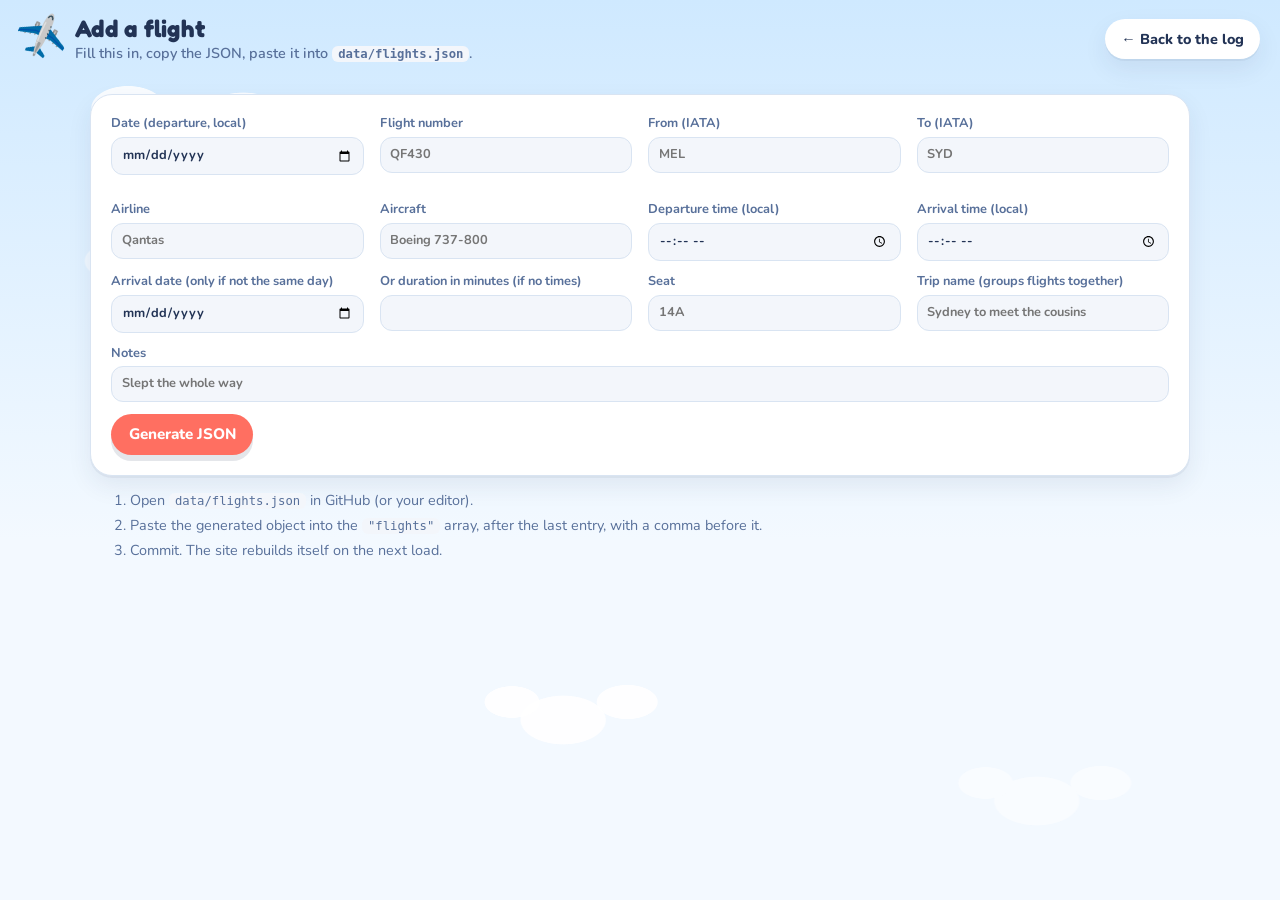
<file: add.html>
<!doctype html>
<html lang="en">
<head>
<meta charset="utf-8">
<meta name="viewport" content="width=device-width, initial-scale=1">
<title>Add a flight</title>
<link href="https://fonts.googleapis.com/css2?family=Fredoka:wght@500;600;700&family=Nunito:wght@600;700;800;900&display=swap" rel="stylesheet">
<link rel="stylesheet" href="css/style.css">
<style>
  form { font-weight: 700; display: grid; grid-template-columns: repeat(auto-fit, minmax(220px, 1fr)); gap: .75rem 1rem; background: var(--surface-1); border: 1px solid var(--border); border-radius: var(--radius); padding: 1.25rem; box-shadow: var(--shadow); margin-top: 1rem; }
  label { display: flex; flex-direction: column; gap: .25rem; font-size: .8rem; color: var(--text-secondary); }
  input, select { font: inherit; padding: .5rem .6rem; border: 1px solid var(--border); border-radius: 12px; background: var(--surface-2); color: var(--text-primary); }
  input:user-invalid { border-color: #d03b3b; }
  .full { grid-column: 1 / -1; }
  .ap { font-size: .75rem; color: var(--text-muted); min-height: 1em; }
  .actions { grid-column: 1 / -1; display: flex; gap: .5rem; align-items: center; flex-wrap: wrap; }
  pre { background: var(--surface-2); padding: 1rem; border-radius: var(--radius); overflow: auto; font-size: .85rem; }
  .steps { color: var(--text-secondary); font-size: .9rem; }
  .steps li { margin: .3rem 0; }
</style>
</head>
<body>
<header class="topbar">
  <div class="brand"><span class="brand-icon">✈️</span><div><h1>Add a flight</h1><p class="sub">Fill this in, copy the JSON, paste it into <code>data/flights.json</code>.</p></div></div>
  <nav class="tabs"><a href="index.html">← Back to the log</a></nav>
</header>
<main>
<form id="f">
  <label>Date (departure, local) <input name="date" type="date" required></label>
  <label>Flight number <input name="flight" placeholder="QF430" style="text-transform:uppercase"></label>
  <label>From (IATA) <input name="from" placeholder="MEL" maxlength="3" required pattern="[A-Za-z]{3}" style="text-transform:uppercase"><span class="ap" id="from-ap"></span></label>
  <label>To (IATA) <input name="to" placeholder="SYD" maxlength="3" required pattern="[A-Za-z]{3}" style="text-transform:uppercase"><span class="ap" id="to-ap"></span></label>
  <label>Airline <input name="airline" list="airlines" placeholder="Qantas"></label>
  <label>Aircraft <input name="aircraft" list="aircrafts" placeholder="Boeing 737-800"></label>
  <label>Departure time (local) <input name="dep_time" type="time"></label>
  <label>Arrival time (local) <input name="arr_time" type="time"></label>
  <label>Arrival date (only if not the same day) <input name="arr_date" type="date"></label>
  <label>Or duration in minutes (if no times) <input name="duration_min" type="number" min="1"></label>
  <label>Seat <input name="seat" placeholder="14A"></label>
  <label>Trip name (groups flights together) <input name="trip" list="trips" placeholder="Sydney to meet the cousins"></label>
  <label class="full">Notes <input name="notes" placeholder="Slept the whole way"></label>
  <div class="actions">
    <button type="submit" class="btn primary">Generate JSON</button>
    <button type="button" id="copy" class="btn" hidden>Copy to clipboard</button>
    <span id="dist" class="ap"></span>
  </div>
</form>
<datalist id="airlines"></datalist><datalist id="aircrafts"></datalist><datalist id="trips"></datalist>
<pre id="out" hidden></pre>
<ol class="steps">
  <li>Open <code>data/flights.json</code> in GitHub (or your editor).</li>
  <li>Paste the generated object into the <code>"flights"</code> array, after the last entry, with a comma before it.</li>
  <li>Commit. The site rebuilds itself on the next load.</li>
</ol>
</main>
<script type="module">
import { haversineKm } from './js/geo.js';
const airports = await fetch('data/airports.json').then(r => r.json());
const existing = await fetch('data/flights.json', { cache: 'no-store' }).then(r => r.json()).catch(() => ({ flights: [] }));
const fill = (id, vals) => document.getElementById(id).innerHTML = [...new Set(vals.filter(Boolean))].map(v => `<option value="${v.replace(/"/g, '&quot;')}">`).join('');
fill('airlines', existing.flights.map(f => f.airline));
fill('aircrafts', existing.flights.map(f => f.aircraft));
fill('trips', existing.flights.map(f => f.trip));
const form = document.getElementById('f'), out = document.getElementById('out'), copy = document.getElementById('copy');
const look = (name) => {
  const inp = form.elements[name], span = document.getElementById(`${name}-ap`);
  const ap = airports[inp.value.toUpperCase()];
  span.textContent = ap ? `${ap.n}, ${ap.c}, ${ap.k}` : (inp.value.length === 3 ? 'Unknown code' : '');
  inp.setCustomValidity(inp.value.length === 3 && !ap ? 'Unknown airport code' : '');
  const a = airports[form.elements.from.value.toUpperCase()], b = airports[form.elements.to.value.toUpperCase()];
  document.getElementById('dist').textContent = a && b ? `${Math.round(haversineKm(a, b)).toLocaleString()} km great-circle` : '';
};
form.elements.from.addEventListener('input', () => look('from'));
form.elements.to.addEventListener('input', () => look('to'));
form.addEventListener('submit', e => {
  e.preventDefault();
  const fd = new FormData(form), o = {};
  for (const [k, v] of fd.entries()) {
    if (!v) continue;
    o[k] = ['from', 'to', 'flight'].includes(k) ? v.toUpperCase() : k === 'duration_min' ? Number(v) : v;
  }
  out.textContent = JSON.stringify(o, null, 2) + ',';
  out.hidden = false; copy.hidden = false;
});
copy.onclick = async () => { await navigator.clipboard.writeText(out.textContent); copy.textContent = 'Copied!'; setTimeout(() => copy.textContent = 'Copy to clipboard', 1500); };
</script>
</body>
</html>
</file>
<file: css/style.css>
/* Vincent's Big Adventures — whimsical theme */
:root {
  color-scheme: light;
  --sky-top: #cfe9ff;
  --sky-bottom: #f3f9ff;
  --cloud: rgba(255,255,255,.85);
  --surface-1: #ffffff;
  --surface-2: #f3f6fb;
  --border: #d9e4f2;
  --text-primary: #223355;
  --text-secondary: #58709a;
  --text-muted: #8aa0c2;
  --ink: #223355;
  --sun: #ffd23f;
  --coral: #ff6f61;
  --mint: #7ed9b2;
  --sky: #5fb6ff;
  --lilac: #c9a7ff;
  --peach: #ffb98a;
  --p1: #e3f2ff; --p2: #fff5c7; --p3: #dcf7ea; --p4: #ffe4d6; --p5: #efe3ff; --p6: #ffe0ec;
  --series-1: #ff6f61;   /* arcs */
  --series-2: #ffb400;   /* active arc */
  --pin: #ff6f61;
  --road: #2f8f6b;       /* road trips: dotted lines and pins */
  --planned: #7a6fd6;    /* adventures still to come */
  --ocean: #bfe3ff;
  --land: #e9f7d9;
  --land-line: #b9d9a3;
  --paper: #fffdf3;
  --paper-line: #e6dcc0;
  --paper-rule: #cfe3f7;
  --paper-margin: #ffb3b3;
  --stamp: #e2554a;
  --stamp-2: #3b7ddd;
  --stamp-3: #2fa37a;
  --radius: 22px;
  --shadow: 0 2px 0 rgba(34,51,85,.06), 0 10px 24px rgba(34,51,85,.08);
  --shadow-pop: 0 6px 0 rgba(34,51,85,.12);
  font-family: "Nunito", -apple-system, BlinkMacSystemFont, "Segoe UI", Roboto, sans-serif;
}
@media (prefers-color-scheme: dark) {
  :root:where(:not([data-theme="light"])) {
    color-scheme: dark;
    --sky-top: #0f1a3a;
    --sky-bottom: #1b2a52;
    --cloud: rgba(255,255,255,.06);
    --surface-1: #22305a;
    --surface-2: #2b3a68;
    --border: #3a4a7c;
    --text-primary: #f2f5ff;
    --text-secondary: #c2cdeb;
    --text-muted: #8c9bc9;
    --ink: #f2f5ff;
    --p1: #27406b; --p2: #4a4120; --p3: #1f4a3d; --p4: #503726; --p5: #3b2f5e; --p6: #4d2a3c;
    --series-1: #ff8a7e;
    --series-2: #ffcc4d;
    --pin: #ff8a7e;
    --road: #7ed9b2;
    --planned: #c9a7ff;
    --ocean: #16244a;
    --land: #2b3f63;
    --land-line: #4b6390;
    --paper: #2a3254;
    --paper-line: #45507a;
    --paper-rule: #3c4a78;
    --paper-margin: #c96a6a;
    --stamp: #ff8a7e;
    --stamp-2: #7fb0ff;
    --stamp-3: #6fd6a8;
    --shadow: 0 2px 0 rgba(0,0,0,.25), 0 10px 24px rgba(0,0,0,.35);
    --shadow-pop: 0 6px 0 rgba(0,0,0,.35);
  }
}

* { box-sizing: border-box; }
html { margin: 0; min-height: 100%; background: linear-gradient(180deg, var(--sky-top) 0%, var(--sky-bottom) 60%, var(--sky-bottom) 100%); }
body { margin: 0; color: var(--text-primary); line-height: 1.4; min-height: 100vh; display: flex; flex-direction: column; position: relative; overflow-x: hidden; background: none; }
/* drifting clouds: one 100vw tile repeated, slid with a transform so scrolling never repaints it */
body::before, body::after {
  content: ""; position: fixed; top: 0; left: 0; height: 100vh; width: 200vw; pointer-events: none; z-index: 0;
  background-repeat: repeat-x; background-size: 100vw 100vh;
  background-image:
    radial-gradient(60px 36px at 10% 12%, var(--cloud) 60%, transparent 62%),
    radial-gradient(90px 50px at 14% 14%, var(--cloud) 60%, transparent 62%),
    radial-gradient(70px 40px at 19% 13%, var(--cloud) 60%, transparent 62%),
    radial-gradient(50px 30px at 72% 20%, var(--cloud) 60%, transparent 62%),
    radial-gradient(85px 46px at 76% 22%, var(--cloud) 60%, transparent 62%),
    radial-gradient(60px 34px at 81% 20%, var(--cloud) 60%, transparent 62%),
    radial-gradient(45px 26px at 40% 78%, var(--cloud) 60%, transparent 62%),
    radial-gradient(70px 40px at 44% 80%, var(--cloud) 60%, transparent 62%),
    radial-gradient(50px 28px at 49% 78%, var(--cloud) 60%, transparent 62%);
  animation: drift 120s linear infinite; will-change: transform;
}
body::after { animation-duration: 180s; opacity: .55; background-position: 37vw 9vh; }
@keyframes drift { from { transform: translateX(0); } to { transform: translateX(-100vw); } }
@media (prefers-reduced-motion: reduce) { body::before, body::after { animation: none; } }
/* stars at night */
@media (prefers-color-scheme: dark) {
  :root:where(:not([data-theme="light"])) body::after {
    background-image:
      radial-gradient(1.5px 1.5px at 8% 30%, #fff 60%, transparent 62%),
      radial-gradient(1.5px 1.5px at 22% 60%, #fff 60%, transparent 62%),
      radial-gradient(2px 2px at 35% 25%, #fff 60%, transparent 62%),
      radial-gradient(1.5px 1.5px at 55% 70%, #fff 60%, transparent 62%),
      radial-gradient(2px 2px at 68% 40%, #fff 60%, transparent 62%),
      radial-gradient(1.5px 1.5px at 85% 65%, #fff 60%, transparent 62%),
      radial-gradient(2px 2px at 92% 15%, #fff 60%, transparent 62%),
      radial-gradient(1.5px 1.5px at 47% 90%, #fff 60%, transparent 62%);
    background-position: 0 0; opacity: .8; animation: none; width: 100vw;
  }
}
main, header, footer { position: relative; z-index: 1; }

h1, h2, h3, .display { font-family: "Fredoka", "Nunito", sans-serif; }
/* Vertical rhythm: sections sit --gap-section apart, a heading sits --gap-head above its content,
   cards in a grid sit --gap-card apart, and blocks inside a card sit --gap-block apart. */
:root { --gap-section: 2.75rem; --gap-head: 1rem; --gap-card: 1rem; --gap-block: .8rem; --gap-tight: .2rem; }
h1, h2, h3, h4 { line-height: 1.2; }
h1 { font-size: 1.5rem; margin: 0; font-weight: 700; letter-spacing: .01em; }
h2 { font-size: 1.5rem; margin: var(--gap-section) 0 var(--gap-head); font-weight: 600; color: var(--ink); display: flex; align-items: center; gap: .5rem; }
h2 .em { line-height: 1; }
.tab { padding-top: 1.75rem; }
.tab > :first-child, .tab > [hidden]:first-child + * { margin-top: 0; }
h2 + .hint { margin: calc(var(--gap-head) * -.5) 0 var(--gap-head); }
h2 .em { font-size: 1.3em; }
.sub { margin: 0; color: var(--text-secondary); font-size: .9rem; font-weight: 600; }
a { color: var(--sky); }
code { font-family: ui-monospace, SFMono-Regular, Menlo, monospace; font-size: .85em; background: var(--surface-2); padding: 1px 6px; border-radius: 6px; }

/* header */
.topbar { display: flex; flex-wrap: wrap; gap: .75rem 1.5rem; align-items: center; justify-content: space-between; padding: .9rem 1.25rem; }
.brand { display: flex; gap: .7rem; align-items: center; }
.brand-icon { font-size: 2.2rem; display: inline-block; transform: rotate(-20deg); }
@keyframes bob { 0%, 100% { transform: rotate(-20deg) translateY(0); } 50% { transform: rotate(-20deg) translateY(-5px); } }
.tabs { display: flex; gap: .4rem; flex-wrap: wrap; }
.tabs a { text-decoration: none; color: var(--text-primary); background: var(--surface-1); padding: .5rem .9rem; border-radius: 999px; font-size: .9rem; font-weight: 800; box-shadow: var(--shadow); border: 2px solid transparent; transition: transform .12s; }
.tabs a:hover { transform: translateY(-2px) rotate(-1deg); }
.tabs .ti { margin-right: .3rem; }
.tabs a.active { background: var(--sun); color: #3b2f00; border-color: #e6b800; }

main { flex: 1; width: min(1100px, 100% - 2rem); margin: 0 auto; padding-bottom: 3.5rem; }
footer { display: flex; justify-content: space-between; flex-wrap: wrap; gap: .5rem; padding: 1rem 1.25rem; color: var(--text-secondary); font-size: .8rem; font-weight: 600; }

/* hero */
.hero { display: grid; grid-template-columns: auto 1fr; gap: .6rem 1.5rem; align-items: center; padding: 1.25rem 0 0; }
.hero .plane { font-size: 4.5rem; line-height: 1; transform: rotate(-15deg); filter: drop-shadow(0 6px 0 rgba(34,51,85,.1)); animation: bob 3s ease-in-out infinite; }
.hero .headline { font-family: "Fredoka", sans-serif; font-size: clamp(1.6rem, 4vw, 2.6rem); font-weight: 700; line-height: 1.15; }
.hero .headline b { color: var(--coral); font-size: 1.25em; }
.hero .chips { display: flex; flex-wrap: wrap; gap: .5rem; margin-top: .6rem; }
.chip { background: var(--surface-1); border-radius: 999px; padding: .3rem .75rem; font-weight: 800; font-size: .85rem; box-shadow: var(--shadow); }
.chip.c1 { background: var(--p1); } .chip.c2 { background: var(--p2); } .chip.c3 { background: var(--p3); } .chip.c4 { background: var(--p4); } .chip.c5 { background: var(--p5); } .chip.c6 { background: var(--p6); }
.hero .age { grid-column: 2; color: var(--text-secondary); font-weight: 700; }

/* stat tiles */
.tiles { display: grid; grid-template-columns: repeat(auto-fill, minmax(190px, 1fr)); gap: var(--gap-card); }
.tiles.compact { grid-template-columns: repeat(auto-fill, minmax(230px, 1fr)); }
.tile { border-radius: var(--radius); padding: 1rem 1.1rem; box-shadow: var(--shadow); border: 3px solid var(--surface-1); transition: transform .15s; }
.tile:hover { transform: translateY(-3px) rotate(-.6deg); }
.tiles .tile:nth-child(6n+1) { background: var(--p1); } .tiles .tile:nth-child(6n+2) { background: var(--p2); } .tiles .tile:nth-child(6n+3) { background: var(--p3); }
.tiles .tile:nth-child(6n+4) { background: var(--p4); } .tiles .tile:nth-child(6n+5) { background: var(--p5); } .tiles .tile:nth-child(6n+6) { background: var(--p6); }
.tile .label { font-size: .85rem; font-weight: 800; color: var(--text-secondary); display: flex; gap: .35rem; align-items: center; line-height: 1.25; min-height: 1.5rem; }
.tile .label .em { font-size: 1.2rem; }
.tile .value { font-family: "Fredoka", sans-serif; font-size: 2.1rem; font-weight: 700; margin-top: .3rem; line-height: 1.1; }
.tile .value small { font-family: "Nunito", sans-serif; font-size: .9rem; font-weight: 800; color: var(--text-secondary); margin-left: .3rem; }
.tile .note { font-size: .8rem; color: var(--text-secondary); margin-top: .3rem; font-weight: 600; line-height: 1.35; }
.tiles.compact .value { font-size: 1.6rem; }

/* firsts */
.firsts { display: grid; grid-template-columns: repeat(auto-fill, minmax(260px, 1fr)); gap: var(--gap-card); }
.first { background: var(--surface-1); border-radius: var(--radius); padding: 1rem 1.1rem; display: grid; grid-template-columns: auto 1fr; gap: .3rem .8rem; align-items: start; align-content: start; box-shadow: var(--shadow); border-left: 8px solid var(--mint); }
.firsts .first:nth-child(5n+2) { border-left-color: var(--sun); } .firsts .first:nth-child(5n+3) { border-left-color: var(--coral); }
.firsts .first:nth-child(5n+4) { border-left-color: var(--sky); } .firsts .first:nth-child(5n+5) { border-left-color: var(--lilac); }
.first .icon { font-size: 1.8rem; grid-row: span 3; line-height: 1; }
.first .what { font-size: .8rem; color: var(--text-secondary); font-weight: 800; text-transform: uppercase; letter-spacing: .05em; line-height: 1.3; }
.first .detail { font-weight: 800; font-size: 1.02rem; line-height: 1.3; }
.first .when { font-size: .8rem; color: var(--text-muted); font-weight: 600; }
.first.pending { opacity: .6; border-left-style: dashed; }
.first ul { margin: 0; padding-left: 1rem; font-size: .9rem; }
.first li + li { margin-top: var(--gap-tight); }

.two-col { display: grid; grid-template-columns: repeat(auto-fit, minmax(240px, 1fr)); gap: 0 2rem; align-items: start; }
.ranked { padding-left: 0; margin: 0; list-style: none; counter-reset: r; }
.ranked li { padding: .5rem .2rem; border-bottom: 2px dashed var(--border); display: flex; justify-content: space-between; gap: 1rem; font-weight: 700; counter-increment: r; }
.ranked li::before { content: counter(r) " "; color: var(--text-muted); margin-right: .4rem; }
.ranked li span:first-child { flex: 1; }
.ranked li span:last-child { color: var(--text-secondary); font-variant-numeric: tabular-nums; }
table.mini { border-collapse: collapse; width: 100%; font-size: .9rem; font-weight: 700; }
table.mini td, table.mini th { padding: .5rem .4rem; border-bottom: 2px dashed var(--border); text-align: right; font-variant-numeric: tabular-nums; }
table.mini th { color: var(--text-secondary); font-weight: 800; }
table.mini td:first-child, table.mini th:first-child { text-align: left; }

/* map */
.map-toolbar { display: flex; align-items: center; gap: .75rem; margin: 0 0 var(--gap-head); flex-wrap: wrap; }
#map-canvas { height: min(70vh, 640px); border-radius: var(--radius); border: 4px solid var(--surface-1); box-shadow: var(--shadow); background: var(--ocean); }
.hint { color: var(--text-secondary); font-size: .85rem; font-weight: 600; margin: var(--gap-block) 0 0; }
.replay-status { color: var(--text-primary); font-variant-numeric: tabular-nums; font-size: .95rem; font-weight: 800; background: var(--surface-1); padding: .35rem .8rem; border-radius: 999px; box-shadow: var(--shadow); }
.replay-status:empty { display: none; }
.btn { font: inherit; font-weight: 800; font-size: .95rem; padding: .6rem 1.1rem; border-radius: 999px; border: 0; background: var(--surface-1); color: var(--text-primary); cursor: pointer; box-shadow: var(--shadow-pop); transition: transform .1s; }
.btn:hover { transform: translateY(-2px); }
.btn:active { transform: translateY(2px); box-shadow: none; }
.btn.primary { background: var(--coral); color: #fff; }
.leaflet-container { font: inherit; }
.leaflet-bar a { color: var(--text-primary) !important; background: var(--surface-1) !important; border-bottom-color: var(--border) !important; font-weight: 800; }
.leaflet-tooltip.ap-tip { background: var(--surface-1); color: var(--text-primary); border: 3px solid var(--sun); border-radius: 14px; box-shadow: var(--shadow); padding: .5rem .8rem; font-size: .82rem; line-height: 1.4; font-weight: 600; }
.leaflet-tooltip.ap-tip b { display: block; font-size: .95rem; font-weight: 800; }
.leaflet-tooltip.ap-tip .dim { color: var(--text-secondary); }
.leaflet-tooltip-top.ap-tip::before { border-top-color: var(--sun); }
.leaflet-control-attribution { font-size: .65rem !important; background: rgba(255,255,255,.6) !important; }

/* logbook: lined notebook paper */
.logbook-wrap { overflow-x: auto; background: var(--paper); border-radius: var(--radius); box-shadow: var(--shadow); border: 4px solid var(--surface-1); padding: .25rem 0;
  background-image: repeating-linear-gradient(transparent 0 39px, var(--paper-rule) 39px 41px), linear-gradient(90deg, transparent 0 46px, var(--paper-margin) 46px 48px, transparent 48px);
  background-size: 100% 41px, 100% 100%; }
table.logbook { border-collapse: collapse; width: 100%; min-width: 820px; font-size: .9rem; font-weight: 700; }
table.logbook th { text-align: left; font-family: "Fredoka", sans-serif; font-weight: 600; font-size: .85rem; color: var(--text-secondary); padding: 0 .7rem; height: 41px; }
table.logbook td { padding: 0 .7rem; height: 41px; vertical-align: middle; line-height: 1.2; }
table.logbook td.num { font-variant-numeric: tabular-nums; text-align: right; }
table.logbook th.num { text-align: right; }
table.logbook td.route b { font-weight: 900; }
table.logbook td.route .dim { color: var(--text-secondary); font-size: .78rem; display: block; font-weight: 600; line-height: 1; }
table.logbook tr.total td { font-weight: 900; color: var(--coral); }
table.logbook .seq { color: var(--text-muted); text-align: center; width: 56px; font-family: "Fredoka", sans-serif; }
table.logbook .est { color: var(--text-muted); }
table.logbook .tag { display: inline-block; font-size: .65rem; padding: 0 .4rem; border-radius: 999px; background: var(--sun); color: #3b2f00; margin-left: .3rem; vertical-align: middle; font-weight: 800; }
table.logbook .small { color: var(--text-secondary); font-size: .78rem; display: block; line-height: 1; font-weight: 600; }

/* passport stamps */
.stamps { display: grid; grid-template-columns: repeat(auto-fill, minmax(230px, 1fr)); gap: 1.5rem; background: var(--paper); border: 4px solid var(--surface-1); border-radius: var(--radius); padding: 1.5rem; box-shadow: var(--shadow); }
.stamp { aspect-ratio: 1.3; border: 4px double var(--stamp); border-radius: 14px; padding: .7rem .9rem; color: var(--stamp); display: flex; flex-direction: column; justify-content: space-between; transform: rotate(var(--rot, -3deg)); mix-blend-mode: multiply; opacity: .92; position: relative; }
@media (prefers-color-scheme: dark) { :root:where(:not([data-theme="light"])) .stamp { mix-blend-mode: screen; } }
.stamps .stamp:nth-child(3n+2) { border-color: var(--stamp-2); color: var(--stamp-2); border-radius: 50%; aspect-ratio: 1; align-items: center; text-align: center; justify-content: center; gap: .15rem; }
.stamps .stamp:nth-child(3n+3) { border-color: var(--stamp-3); color: var(--stamp-3); border-style: dashed; border-width: 3px; }
.stamp .country { font-family: "Fredoka", sans-serif; font-weight: 700; text-transform: uppercase; letter-spacing: .1em; font-size: 1.05rem; line-height: 1.1; }
.stamp .entered { font-size: .65rem; text-transform: uppercase; letter-spacing: .15em; font-weight: 800; }
.stamp .date { font-family: ui-monospace, Menlo, monospace; font-weight: 700; font-size: 1rem; }
.stamp .cities { font-size: .74rem; opacity: .9; font-weight: 700; }
.stamp .visits { position: absolute; top: .4rem; right: .6rem; font-size: .72rem; font-weight: 900; }
.stamps .stamp:nth-child(3n+2) .visits { position: static; }

/* trips = adventures */
.trips { display: grid; gap: calc(var(--gap-card) * 1.25); }
.trip { background: var(--surface-1); border-radius: var(--radius); box-shadow: var(--shadow); padding: 1.25rem 1.4rem 1.4rem; display: grid; grid-template-columns: auto 1fr auto; gap: 0 1.1rem; align-items: start; border-top: 8px solid var(--sky); }
.trips .trip:nth-child(4n+2) { border-top-color: var(--coral); } .trips .trip:nth-child(4n+3) { border-top-color: var(--mint); } .trips .trip:nth-child(4n+4) { border-top-color: var(--sun); }
.trip .em { font-size: 2.2rem; grid-row: span 3; line-height: 1; }
.trip h3 { margin: 0; font-size: 1.3rem; font-weight: 600; }
.trip .dates { color: var(--text-secondary); font-size: .9rem; font-weight: 700; margin-top: var(--gap-tight); }
.trip .age { color: var(--text-muted); font-size: .85rem; font-weight: 700; margin-top: var(--gap-tight); }
.trip .summary { grid-column: 3; grid-row: 1 / span 3; text-align: right; font-size: .85rem; color: var(--text-secondary); white-space: nowrap; font-weight: 700; }
.trip .summary b { display: block; font-family: "Fredoka", sans-serif; font-size: 1.5rem; color: var(--coral); line-height: 1.2; }
.trip .notes { grid-column: 1 / -1; margin: var(--gap-block) 0 0; font-weight: 600; }
.trip .legs { grid-column: 1 / -1; display: flex; flex-wrap: wrap; gap: .4rem; margin-top: var(--gap-block); }
.trip .leg { font-size: .82rem; line-height: 1.3; padding: .3rem .7rem; border-radius: 999px; background: var(--p1); color: var(--text-secondary); font-weight: 700; }
.trip .leg b { color: var(--text-primary); font-weight: 900; }
.trip .leg.road { background: var(--p3); }
.trip .photos { grid-column: 1 / -1; display: flex; gap: .6rem; flex-wrap: wrap; align-items: center; margin-top: var(--gap-block); }
.trip .photo { padding: 0; border: 0; background: none; cursor: pointer; border-radius: 14px; transition: transform .15s; transform: rotate(var(--tilt, -2deg)); }
.trip .photo:nth-child(2n) { --tilt: 2deg; } .trip .photo:nth-child(3n) { --tilt: -1deg; }
.trip .photo:hover { transform: rotate(0) scale(1.06); z-index: 1; }
.trip .photo img { display: block; height: 130px; width: 130px; border-radius: 14px; object-fit: cover; border: 5px solid #fff; box-shadow: var(--shadow); background: var(--surface-2); }
.trip .photo-count { font-size: .8rem; color: var(--text-muted); font-weight: 800; margin-left: .3rem; }
.photo-group { grid-column: 1 / -1; min-width: 0; margin-top: var(--gap-block); }
.photo-label { margin: 0; font-size: .75rem; font-weight: 800; color: var(--text-muted); text-transform: uppercase; letter-spacing: .08em; }
.trip .photo-group .photos { margin-top: .4rem; }
.stop .photo-group { margin-top: .65rem; }

/* lightbox */
.lightbox { position: fixed; inset: 0; z-index: 2000; background: rgba(15, 26, 58, .88); display: flex; align-items: center; justify-content: center; padding: 1rem; }
.lightbox[hidden] { display: none; }
.lightbox figure { margin: 0; width: 100%; max-width: 1100px; max-height: 100%; display: flex; flex-direction: column; align-items: center; gap: .6rem; min-width: 0; }
.lightbox img { max-width: 100%; box-sizing: border-box; max-height: calc(100vh - 7rem); border-radius: 18px; border: 6px solid #fff; box-shadow: 0 20px 60px rgba(0,0,0,.5); background: #fff; }
.lightbox figcaption { color: #fff; font-weight: 700; text-align: center; font-size: .95rem; }
.lightbox figcaption .dim { color: rgba(255,255,255,.65); }
.lightbox button { position: absolute; font: inherit; font-size: 1.6rem; font-weight: 800; width: 48px; height: 48px; border-radius: 50%; border: 0; background: #fff; color: var(--ink, #223355); cursor: pointer; box-shadow: var(--shadow-pop); display: grid; place-items: center; }
.lightbox .lb-close { top: 1rem; right: 1rem; font-size: 1.1rem; }
.lightbox .lb-prev { left: 1rem; top: 50%; transform: translateY(-50%); }
.lightbox .lb-next { right: 1rem; top: 50%; transform: translateY(-50%); }
.lightbox button[hidden] { display: none; }

/* stops inside a trip */
.trip .stops { grid-column: 1 / -1; display: grid; grid-template-columns: minmax(0, 1fr); min-width: 0; gap: .75rem; margin-top: calc(var(--gap-block) * 1.25); }
.stop { min-width: 0; background: var(--surface-2); border-radius: 18px; padding: 1rem 1.1rem; border-left: 6px solid var(--mint); }
.stops .stop:nth-child(4n+2) { border-left-color: var(--sun); } .stops .stop:nth-child(4n+3) { border-left-color: var(--coral); } .stops .stop:nth-child(4n+4) { border-left-color: var(--lilac); }
.stop-head { display: flex; align-items: center; gap: .6rem; }
.stop-em { font-size: 1.6rem; line-height: 1; }
.stop h4 { margin: 0; font-family: "Fredoka", sans-serif; font-weight: 600; font-size: 1.1rem; }
.stop-dates { font-size: .82rem; color: var(--text-secondary); font-weight: 700; margin-top: var(--gap-tight); }
.stop .notes { margin: .65rem 0 0; font-weight: 600; font-size: .92rem; }
.stop .photos, .stop .crew { margin-top: .65rem; }
.stop .photo img { height: 110px; width: 110px; }

/* travel crew */
.crew { grid-column: 1 / -1; display: flex; flex-wrap: wrap; align-items: center; gap: .45rem; margin-top: var(--gap-block); }
.crew-label { font-size: .75rem; font-weight: 800; color: var(--text-muted); text-transform: uppercase; letter-spacing: .08em; margin-right: .2rem; }
.person { display: inline-flex; align-items: center; gap: .4rem; background: var(--surface-1); border-radius: 999px; padding: .2rem .7rem .2rem .25rem; font-size: .82rem; font-weight: 800; box-shadow: var(--shadow); }
.stop .person { background: var(--surface-1); }
.person i, .avatar { display: inline-grid; place-items: center; width: 26px; height: 26px; border-radius: 50%; font-style: normal; font-size: .7rem; font-weight: 900; color: #223355; border: 2px solid #fff; }
.person.buddy { background: linear-gradient(90deg, #fff4c2, #ffe1f0); border: 2px solid var(--sun); }
.person.buddy em { font-style: normal; font-size: .65rem; font-weight: 900; color: #b07d00; text-transform: uppercase; letter-spacing: .06em; margin-left: .1rem; }
.crew-grid { display: grid; grid-template-columns: repeat(auto-fill, minmax(170px, 1fr)); gap: var(--gap-card); }
.crew-card { background: var(--surface-1); border-radius: var(--radius); padding: 1.1rem .9rem; text-align: center; box-shadow: var(--shadow); border: 3px solid var(--surface-1); }
.crew-card .avatar { width: 54px; height: 54px; font-size: 1.2rem; border-width: 4px; margin: 0 auto; }
.crew-card .crew-name { font-family: "Fredoka", sans-serif; font-weight: 600; font-size: 1.15rem; line-height: 1.2; margin-top: .6rem; }
.crew-card .crew-count { font-weight: 800; font-size: .85rem; line-height: 1.3; color: var(--text-secondary); margin-top: .3rem; }
.crew-card .crew-first { font-size: .75rem; color: var(--text-muted); font-weight: 700; margin-top: var(--gap-tight); }
.crew-card .crew-note { font-size: .78rem; line-height: 1.35; color: var(--text-secondary); font-weight: 700; margin-top: .6rem; }
.crew-card .crew-buddy { display: inline-block; font-size: .65rem; font-weight: 900; color: #b07d00; background: #fff4c2; border-radius: 999px; padding: .1rem .5rem; text-transform: uppercase; letter-spacing: .06em; margin-top: .3rem; }
.crew-card.buddy { border-color: var(--sun); background: linear-gradient(180deg, #fffbe8, var(--surface-1)); animation: shimmer 2.4s ease-in-out infinite; }
@keyframes shimmer { 0%, 100% { box-shadow: var(--shadow); } 50% { box-shadow: 0 0 0 6px rgba(255, 210, 63, .35), var(--shadow); } }
/* buddies tab */
a.crew-card, a.person { text-decoration: none; color: inherit; cursor: pointer; }
a.crew-card { display: block; transition: transform .15s; }
a.crew-card:hover { transform: translateY(-3px) rotate(-.6deg); }
a.person:hover { transform: translateY(-1px); }
.crew-card .crew-role { font-size: .72rem; font-weight: 800; color: var(--text-muted); text-transform: uppercase; letter-spacing: .06em; margin-top: .25rem; }
.crew-card .crew-next { font-size: .72rem; font-weight: 800; color: var(--planned); line-height: 1.3; margin-top: .5rem; }
h3.buddy-group { font-size: 1.15rem; font-weight: 600; margin: calc(var(--gap-section) * .6) 0 var(--gap-head); display: flex; align-items: center; gap: .45rem; }
h3.buddy-group .em { font-size: 1.25em; line-height: 1; }
#buddy-groups > h3.buddy-group:first-child { margin-top: 0; }
h3.buddy-group + .hint { margin: calc(var(--gap-head) * -.5) 0 var(--gap-head); }
#buddy-next { display: grid; gap: .75rem; }
#buddy-next .stop { background: var(--surface-1); box-shadow: var(--shadow); }
#buddy-next .stop .person { background: var(--surface-2); box-shadow: none; }
/* one buddy's page, shown over the top of the tab */
.sheet { position: fixed; inset: 0; z-index: 1900; background: rgba(15, 26, 58, .6); overflow-y: auto; overscroll-behavior: contain; -webkit-overflow-scrolling: touch; padding: 2rem 1rem; }
.sheet[hidden] { display: none; }
.sheet-card { position: relative; max-width: 900px; margin: 0 auto; background: var(--sky-bottom); border-radius: 28px; padding: 1.6rem; box-shadow: 0 20px 60px rgba(0,0,0,.35); }
.sheet-close { position: absolute; top: 1rem; right: 1rem; width: 44px; height: 44px; border-radius: 50%; border: 0; background: var(--surface-1); color: var(--ink); font: inherit; font-size: 1.05rem; font-weight: 800; cursor: pointer; box-shadow: var(--shadow-pop); display: grid; place-items: center; z-index: 1; }
.buddy-head { display: flex; align-items: center; gap: 1rem; padding-right: 3.2rem; margin-bottom: var(--gap-head); }
.buddy-head .avatar { width: 72px; height: 72px; font-size: 1.6rem; border-width: 5px; flex: 0 0 auto; box-shadow: var(--shadow); }
.buddy-head h2 { margin: 0; font-size: 1.7rem; }
.buddy-sub { font-size: .9rem; font-weight: 700; color: var(--text-secondary); margin-top: var(--gap-tight); line-height: 1.35; }
.buddy-note { font-size: .88rem; font-weight: 700; color: var(--text-secondary); margin-top: .35rem; line-height: 1.35; }
.sheet .trips { margin-top: var(--gap-card); }
.sheet .trip .summary b { font-size: 1.3rem; }
@media (prefers-reduced-motion: reduce) { .crew-card.buddy { animation: none; } }
@media (prefers-color-scheme: dark) {
  :root:where(:not([data-theme="light"])) .person.buddy { background: linear-gradient(90deg, #4a4120, #4d2a3c); color: var(--text-primary); }
  :root:where(:not([data-theme="light"])) .crew-card.buddy { background: linear-gradient(180deg, #3a3520, var(--surface-1)); }
  :root:where(:not([data-theme="light"])) .person.buddy em, :root:where(:not([data-theme="light"])) .crew-card .crew-buddy { color: #ffd23f; }
  :root:where(:not([data-theme="light"])) .crew-card .crew-buddy { background: #4a4120; }
}

/* badges = stickers */
.badges { display: grid; grid-template-columns: repeat(auto-fill, minmax(170px, 1fr)); gap: 1.25rem; }
.badge { background: var(--surface-1); border-radius: 50% 50% 50% 50% / 45% 45% 55% 55%; aspect-ratio: 1; padding: 1rem .8rem; text-align: center; box-shadow: var(--shadow); border: 5px solid #fff; display: flex; flex-direction: column; justify-content: center; align-items: center; transform: rotate(var(--rot, 0deg)); transition: transform .15s; }
.badge:hover { transform: rotate(var(--rot, 0deg)) scale(1.05); }
.badges .badge:nth-child(6n+1) { background: var(--p2); --rot: -3deg; } .badges .badge:nth-child(6n+2) { background: var(--p1); --rot: 2deg; } .badges .badge:nth-child(6n+3) { background: var(--p3); --rot: -1deg; }
.badges .badge:nth-child(6n+4) { background: var(--p4); --rot: 3deg; } .badges .badge:nth-child(6n+5) { background: var(--p5); --rot: -2deg; } .badges .badge:nth-child(6n+6) { background: var(--p6); --rot: 1deg; }
.badge .icon { font-size: 2.4rem; line-height: 1; }
.badge .name { font-family: "Fredoka", sans-serif; font-weight: 600; margin-top: .4rem; font-size: 1rem; line-height: 1.15; }
.badge .desc { font-size: .72rem; color: var(--text-secondary); margin-top: .25rem; font-weight: 700; line-height: 1.25; }
.badge .date { font-size: .7rem; color: var(--coral); margin-top: .35rem; font-weight: 800; line-height: 1.2; }
.badge.locked { background: var(--surface-2); border-style: dashed; border-color: var(--border); opacity: .7; }
.badge.locked .icon { filter: grayscale(1); opacity: .6; }
.badge .meter { width: 70%; height: 8px; background: var(--border); border-radius: 4px; margin-top: .45rem; overflow: hidden; }
.badge .meter i { display: block; height: 100%; background: var(--mint); }
.badge .progress { font-size: .7rem; line-height: 1.2; color: var(--text-muted); margin-top: .25rem; font-variant-numeric: tabular-nums; font-weight: 700; }

.empty { color: var(--text-secondary); padding: 2rem; text-align: center; font-weight: 700; }
.error { background: #fde8e8; color: #7a1f1f; padding: 1rem; border-radius: var(--radius); margin: 1rem 0; }

/* family password gate */
.gate { display: none; }
.locked .gate { display: grid; place-items: center; min-height: 100vh; min-height: 100dvh; padding: 1.5rem; position: relative; z-index: 1; }
.locked header, .locked main, .locked footer { display: none; }
.gate-card { width: min(22rem, 100%); background: var(--surface-1); border-radius: var(--radius); box-shadow: var(--shadow); padding: 2rem 1.5rem 1.75rem; text-align: center; display: grid; gap: 1rem; }
.gate-plane { font-size: 3.5rem; line-height: 1; transform: rotate(-15deg); animation: bob 3s ease-in-out infinite; }
.gate-card p { margin: 0; color: var(--text-secondary); font-weight: 700; }
.gate-card input { font: inherit; font-weight: 800; font-size: 1.05rem; text-align: center; padding: .7rem 1rem; border-radius: 999px; border: 3px solid var(--border); background: var(--surface-2); color: var(--text-primary); width: 100%; }
.gate-card input:focus { outline: none; border-color: var(--sky); }
.gate-card .gate-error { color: var(--coral); font-weight: 800; }
.gate.shake .gate-card { animation: shake .35s; }
@keyframes shake { 20%, 60% { transform: translateX(-8px); } 40%, 80% { transform: translateX(8px); } }

/* next adventure countdown */
.next { display: flex; gap: 1rem; align-items: center; background: var(--surface-1); border-radius: var(--radius); box-shadow: var(--shadow); border: 3px dashed var(--planned); padding: 1.1rem 1.25rem; margin: 0; }
#next-map { margin-bottom: 1.5rem; }
.next-list { display: grid; gap: var(--gap-card); margin-bottom: calc(var(--gap-card) * 1.25); }
.next-count { flex: 0 0 auto; min-width: 5.2rem; text-align: center; background: var(--p5); border-radius: 18px; padding: .7rem .7rem .6rem; }
.next-count b { display: block; font-family: "Fredoka", sans-serif; font-size: 2.4rem; line-height: 1; color: var(--planned); }
.next-count span { display: block; margin-top: .25rem; line-height: 1.2; font-size: .72rem; font-weight: 800; color: var(--text-secondary); text-transform: uppercase; letter-spacing: .05em; }
.next-count.now { background: var(--p2); }
.next-body { min-width: 0; }
.next-kicker { font-size: .7rem; font-weight: 800; text-transform: uppercase; letter-spacing: .1em; color: var(--planned); }
.next h3 { margin: var(--gap-tight) 0 0; font-size: 1.3rem; font-weight: 600; }
.next-sub { color: var(--text-secondary); font-size: .88rem; font-weight: 700; margin-top: var(--gap-tight); }
.next .notes { margin: var(--gap-block) 0 0; font-size: .9rem; }
.next-unlocks { display: flex; flex-wrap: wrap; gap: .4rem; margin-top: var(--gap-block); }
.next-unlocks span { font-size: .78rem; line-height: 1.3; font-weight: 800; background: var(--p2); border-radius: 999px; padding: .2rem .65rem; }

/* ---------- phones ---------- */
@media (max-width: 700px) {
  main { width: calc(100% - 1.5rem); padding-bottom: calc(5.5rem + env(safe-area-inset-bottom)); }
  :root { --gap-section: 2.25rem; --gap-head: .8rem; --gap-card: .75rem; --gap-block: .7rem; }
  h2 { font-size: 1.3rem; }
  .tab { padding-top: 1.4rem; }
  .topbar { padding: .7rem .9rem .3rem; }
  .brand-icon { font-size: 1.8rem; }
  h1 { font-size: 1.25rem; }
  /* bottom tab bar: lift the header's stacking context above main/footer, otherwise they sit on top of the fixed bar and swallow taps */
  header { z-index: 1500; }
  .tabs { position: fixed; left: .5rem; right: .5rem; bottom: calc(.5rem + env(safe-area-inset-bottom)); z-index: 1500; display: grid; grid-template-columns: repeat(7, 1fr); gap: 0; padding: .3rem; background: color-mix(in srgb, var(--surface-1) 92%, transparent); backdrop-filter: blur(14px); -webkit-backdrop-filter: blur(14px); border-radius: 22px; box-shadow: 0 6px 24px rgba(34,51,85,.18); }
  .tabs a { display: flex; flex-direction: column; align-items: center; gap: .1rem; padding: .35rem 0 .3rem; border-radius: 16px; box-shadow: none; font-size: .58rem; font-weight: 800; letter-spacing: 0; border: 0; background: transparent; }
  .tabs a:hover { transform: none; }
  .tabs .ti { font-size: 1.35rem; margin: 0; line-height: 1; }
  .tabs a.active { background: var(--sun); }
  .next { padding: .9rem; gap: .8rem; align-items: flex-start; }
  #next-map { margin-bottom: 1.25rem; }
  .next-count { min-width: 4.3rem; padding: .6rem .4rem .5rem; }
  .next-count b { font-size: 1.9rem; }
  .next-count span { font-size: .6rem; }
  .next h3 { font-size: 1.1rem; }
  .next-sub { font-size: .8rem; }
  /* hero */
  .hero { grid-template-columns: 1fr; gap: .5rem; padding: .6rem 0 0; }
  .hero .chips { gap: .4rem; margin-top: .5rem; }
  .hero .plane { display: none; }
  .hero .headline { font-size: 1.75rem; }
  .hero .age { grid-column: 1; font-size: .9rem; }
  .chip { font-size: .78rem; padding: .25rem .6rem; }
  /* tiles two-up */
  .tiles, .tiles.compact { grid-template-columns: repeat(2, 1fr); }
  .tile { padding: .85rem .85rem .9rem; border-radius: 18px; }
  .tile .value, .tiles.compact .value { font-size: 1.45rem; }
  .tile .label { font-size: .74rem; }
  .tile .note { font-size: .72rem; }
  .tile:hover { transform: none; }
  .firsts { grid-template-columns: 1fr; }
  .crew-grid { grid-template-columns: repeat(2, 1fr); }
  .crew-card { padding: .95rem .6rem; }
  a.crew-card:hover { transform: none; }
  .sheet { padding: .6rem .5rem calc(1rem + env(safe-area-inset-bottom)); }
  .sheet-card { padding: 1.1rem .85rem; border-radius: 24px; }
  .sheet-close { top: .7rem; right: .7rem; }
  .buddy-head { gap: .75rem; }
  .buddy-head .avatar { width: 58px; height: 58px; font-size: 1.3rem; }
  .buddy-head h2 { font-size: 1.35rem; }
  /* map */
  #map-canvas { height: 62vh; height: 62dvh; }
  .map-toolbar { gap: .5rem; }
  .first { padding: .9rem .95rem; }
  .btn { font-size: .88rem; padding: .55rem .95rem; }
  /* logbook as cards */
  .logbook-wrap { background-image: linear-gradient(90deg, transparent 0 34px, var(--paper-margin) 34px 36px, transparent 36px); background-size: 100% 100%; padding: .2rem 0; }
  table.logbook { min-width: 0; display: block; }
  table.logbook thead { display: none; }
  table.logbook tbody, table.logbook tfoot { display: block; }
  table.logbook tr { display: grid; grid-template-columns: 1fr 1fr; gap: .55rem .6rem; padding: .9rem .8rem .95rem 2.8rem; position: relative; border-bottom: 2px dashed var(--paper-line); }
  table.logbook td { display: block; height: auto; padding: 0; }
  table.logbook td.seq { position: absolute; left: .55rem; top: .95rem; width: auto; font-size: .8rem; }
  table.logbook td.date { grid-column: 1 / -1; font-size: .8rem; color: var(--text-secondary); }
  table.logbook td.route { grid-column: 1 / -1; font-size: 1.05rem; margin-top: -.35rem; }
  table.logbook td.route .dim { font-size: .8rem; line-height: 1.2; }
  table.logbook td.num { text-align: left; }
  table.logbook td.none { display: none; }
  table.logbook td[data-label]::before { content: attr(data-label); display: block; margin-bottom: .1rem; font-size: .6rem; font-weight: 800; text-transform: uppercase; letter-spacing: .08em; color: var(--text-muted); }
  table.logbook tr.total { display: flex; flex-wrap: wrap; gap: .3rem .8rem; padding-left: .8rem; border: 0; }
  table.logbook tr.total td:empty { display: none; }
  /* passport */
  .stamps { grid-template-columns: repeat(2, minmax(0, 1fr)); gap: 1rem .7rem; padding: 1rem .7rem; overflow: hidden; }
  .stamp { min-width: 0; }
  .stamp { padding: .5rem .6rem; }
  .stamp .country { font-size: .8rem; letter-spacing: .06em; }
  .stamp .date { font-size: .8rem; }
  .stamp .cities { font-size: .62rem; }
  .stamp .entered { font-size: .55rem; }
  /* adventures */
  .trip { grid-template-columns: auto 1fr; padding: 1rem .95rem 1.1rem; gap: 0 .7rem; }
  .trip .em { font-size: 1.8rem; }
  .trip h3 { font-size: 1.15rem; }
  .trip .summary { grid-column: 1 / -1; grid-row: auto; text-align: left; white-space: normal; margin-top: var(--gap-block); }
  .trip .summary b { display: inline; margin-right: .4rem; }
  .trip .photos, .stop .photos { flex-wrap: nowrap; overflow-x: auto; scroll-snap-type: x mandatory; padding: .3rem .1rem .5rem; margin: var(--gap-block) -.95rem 0; padding-left: .95rem; -webkit-overflow-scrolling: touch; scrollbar-width: none; }
  .trip .photos::-webkit-scrollbar { display: none; }
  .trip .photo { flex: 0 0 auto; scroll-snap-align: start; transform: none; }
  .trip .photo img { height: 118px; width: 118px; }
  .trip .photo-count { flex: 0 0 auto; padding-right: 1rem; }
  .stop { padding: .85rem .85rem .9rem; }
  .stop .photos { margin: .65rem -.85rem 0; padding-left: .85rem; }
  /* stickers */
  .badges { grid-template-columns: repeat(2, minmax(0, 1fr)); gap: .9rem; }
  .badge { padding: .8rem .7rem; }
  .badge .desc { overflow-wrap: anywhere; }
  .badge .icon { font-size: 2rem; }
  .badge .name { font-size: .92rem; }
  .badge .desc { font-size: .66rem; }
  /* lightbox */
  .lightbox { padding: .5rem; }
  .lightbox img { max-height: calc(100dvh - 8rem); border-width: 4px; }
  .lightbox button { width: 40px; height: 40px; font-size: 1.3rem; opacity: .9; }
  .lightbox .lb-prev, .lightbox .lb-next { display: none; }
  .lightbox figcaption::after { content: ' · swipe'; color: rgba(255,255,255,.55); }
  .lightbox figcaption { font-size: .85rem; padding: 0 .5rem; }
  footer { padding-bottom: calc(5rem + env(safe-area-inset-bottom)); font-size: .75rem; flex-direction: column; }
}
</file>
